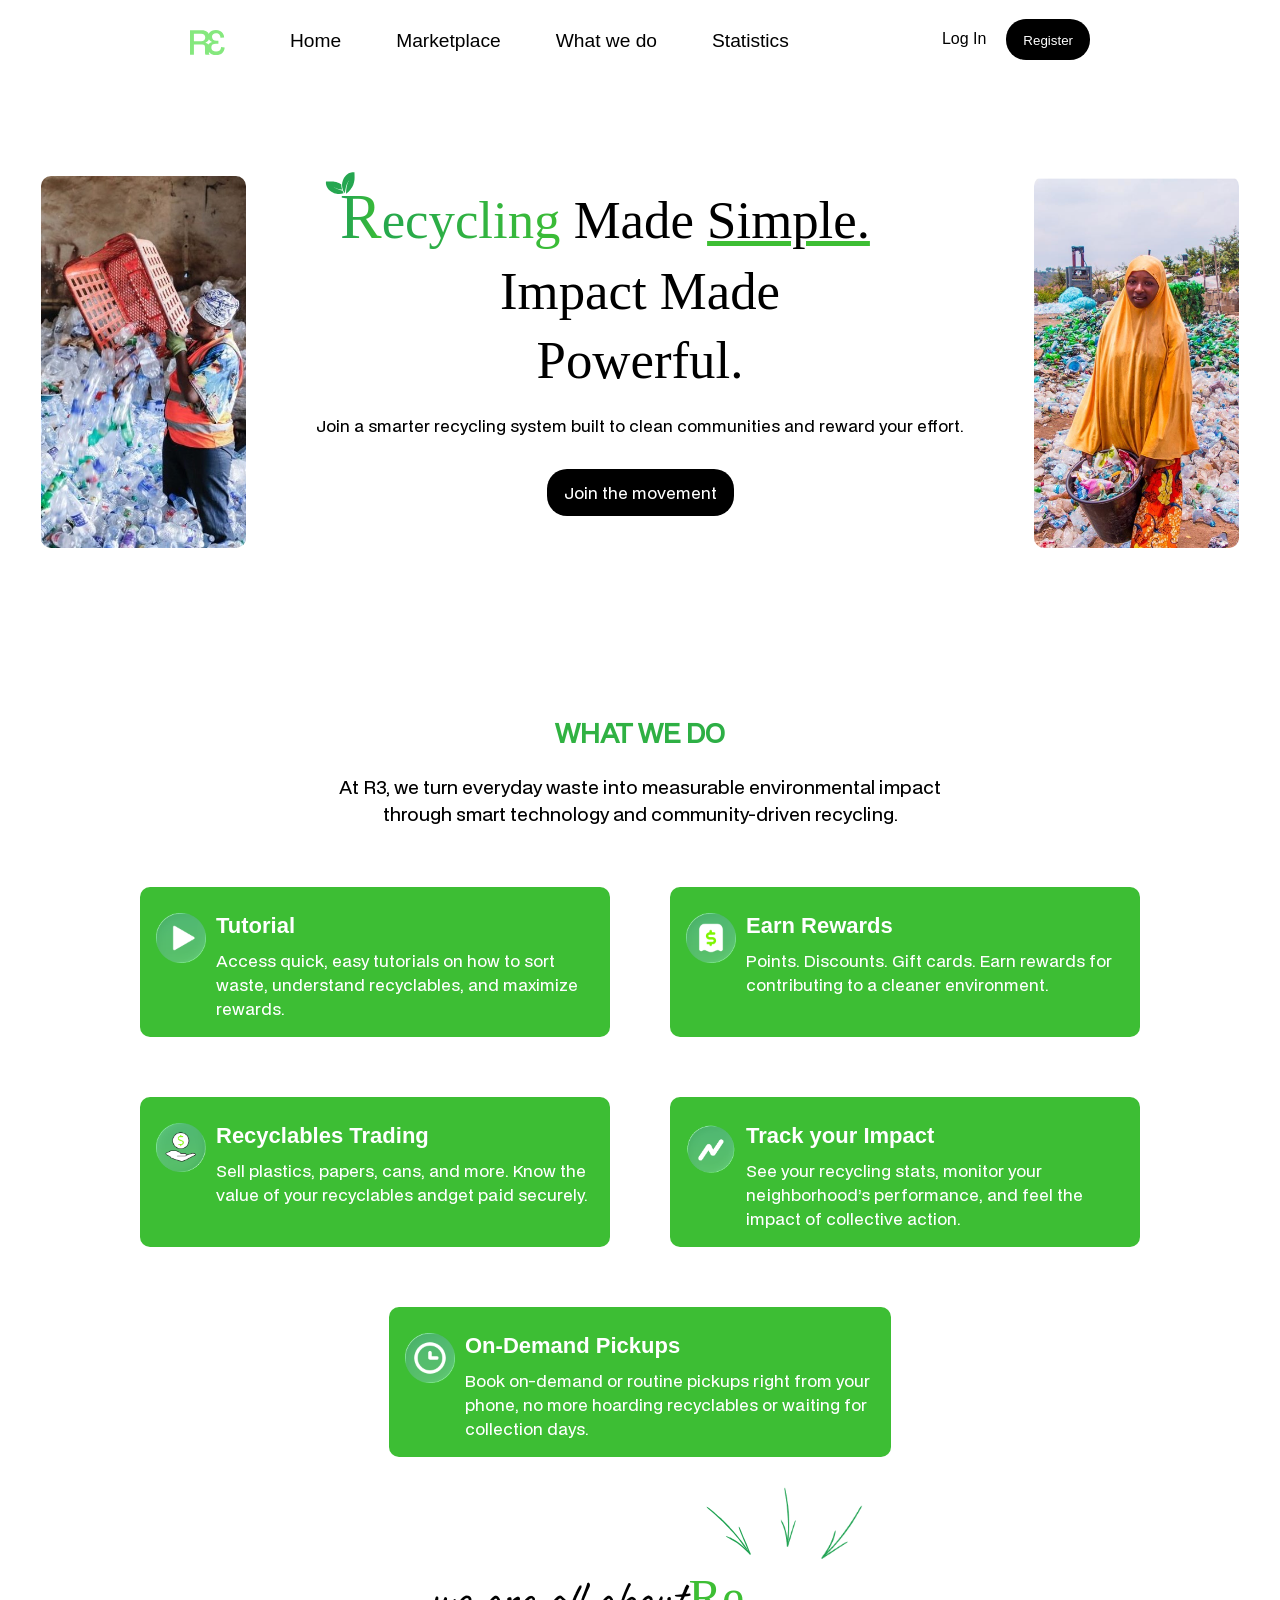
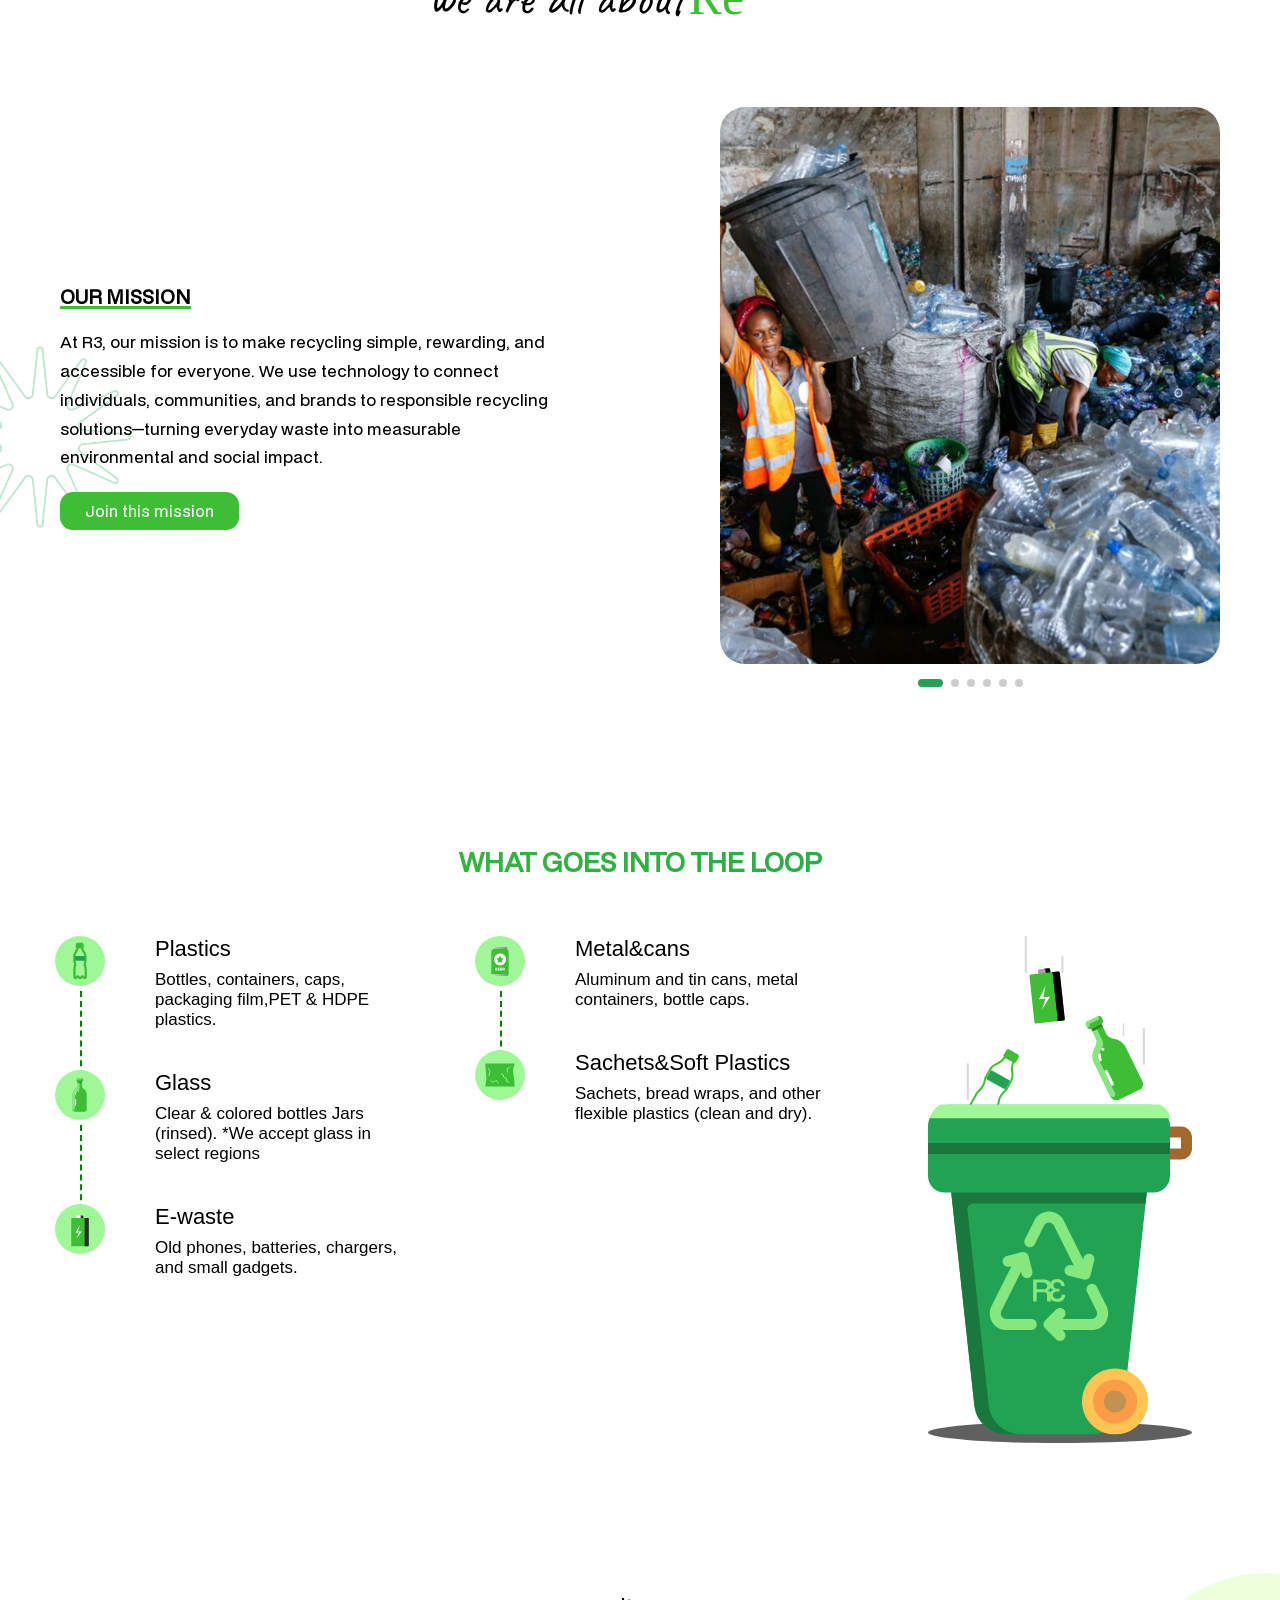
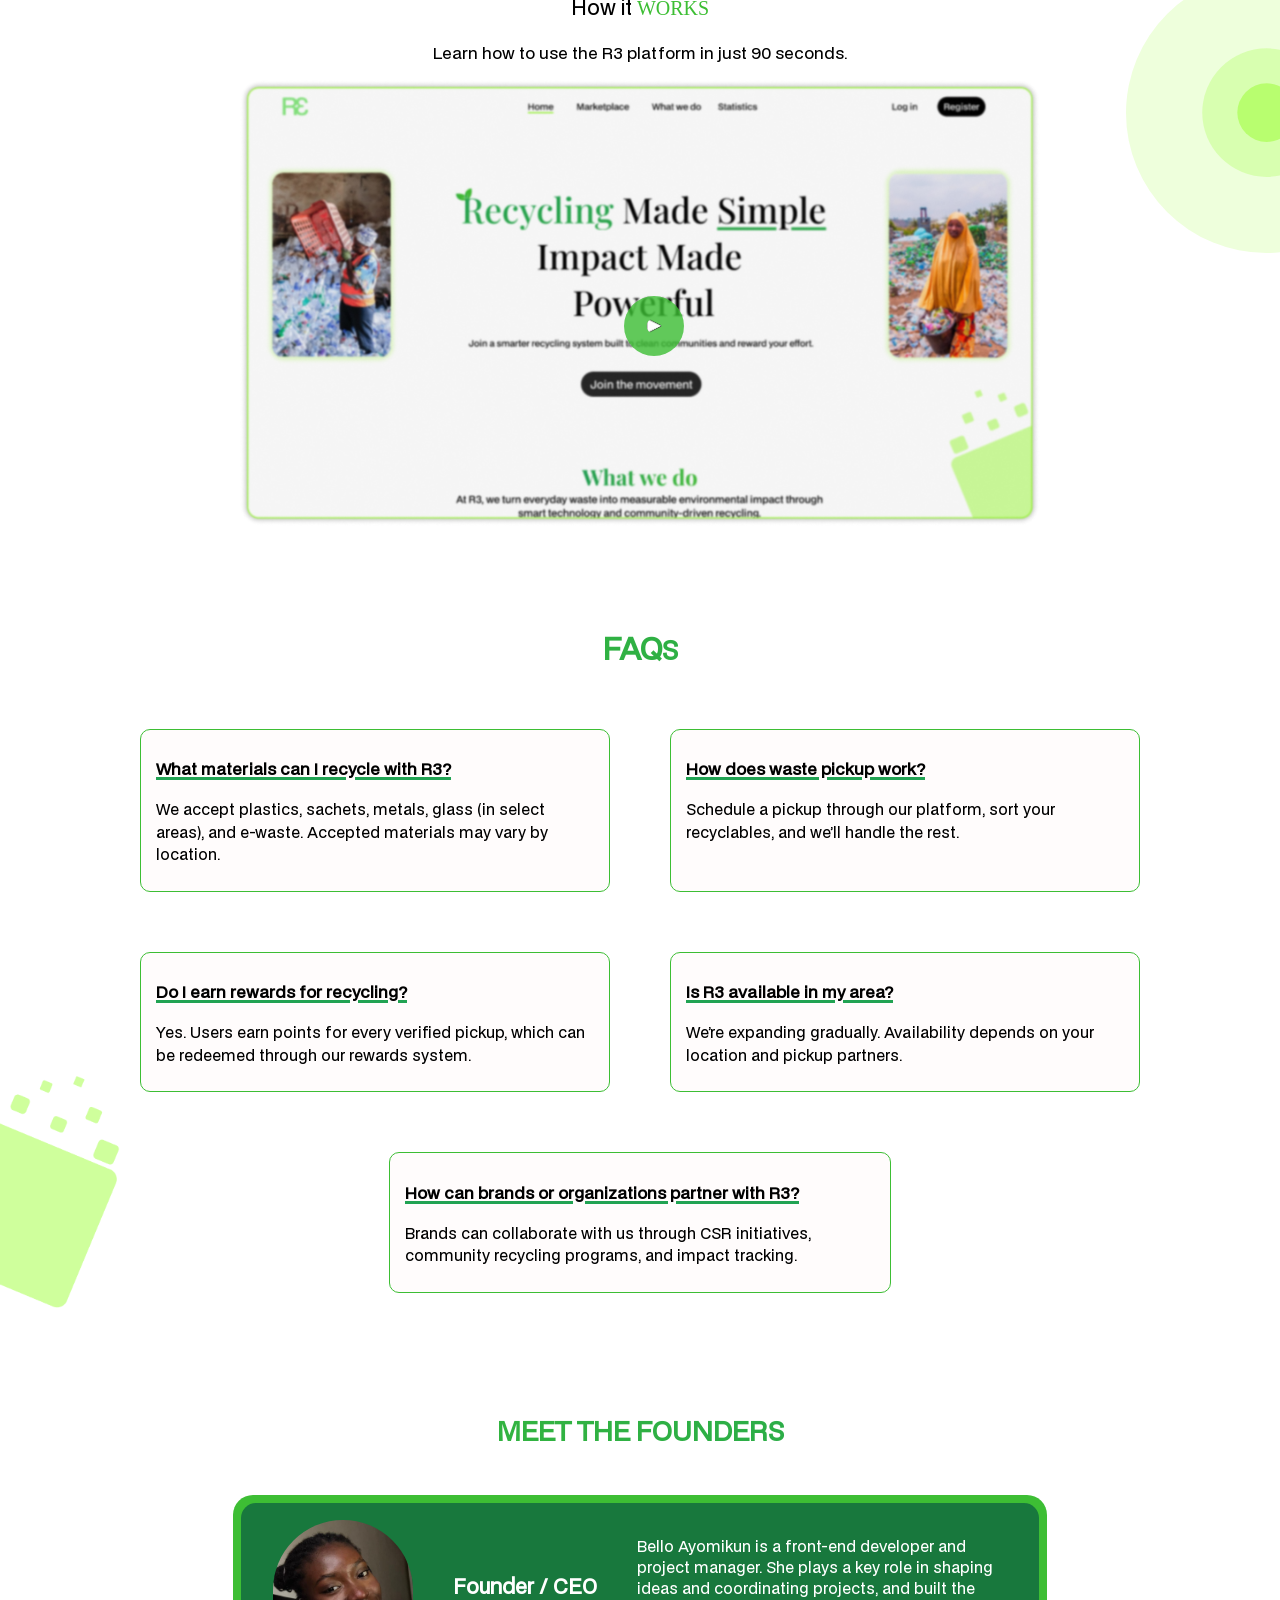
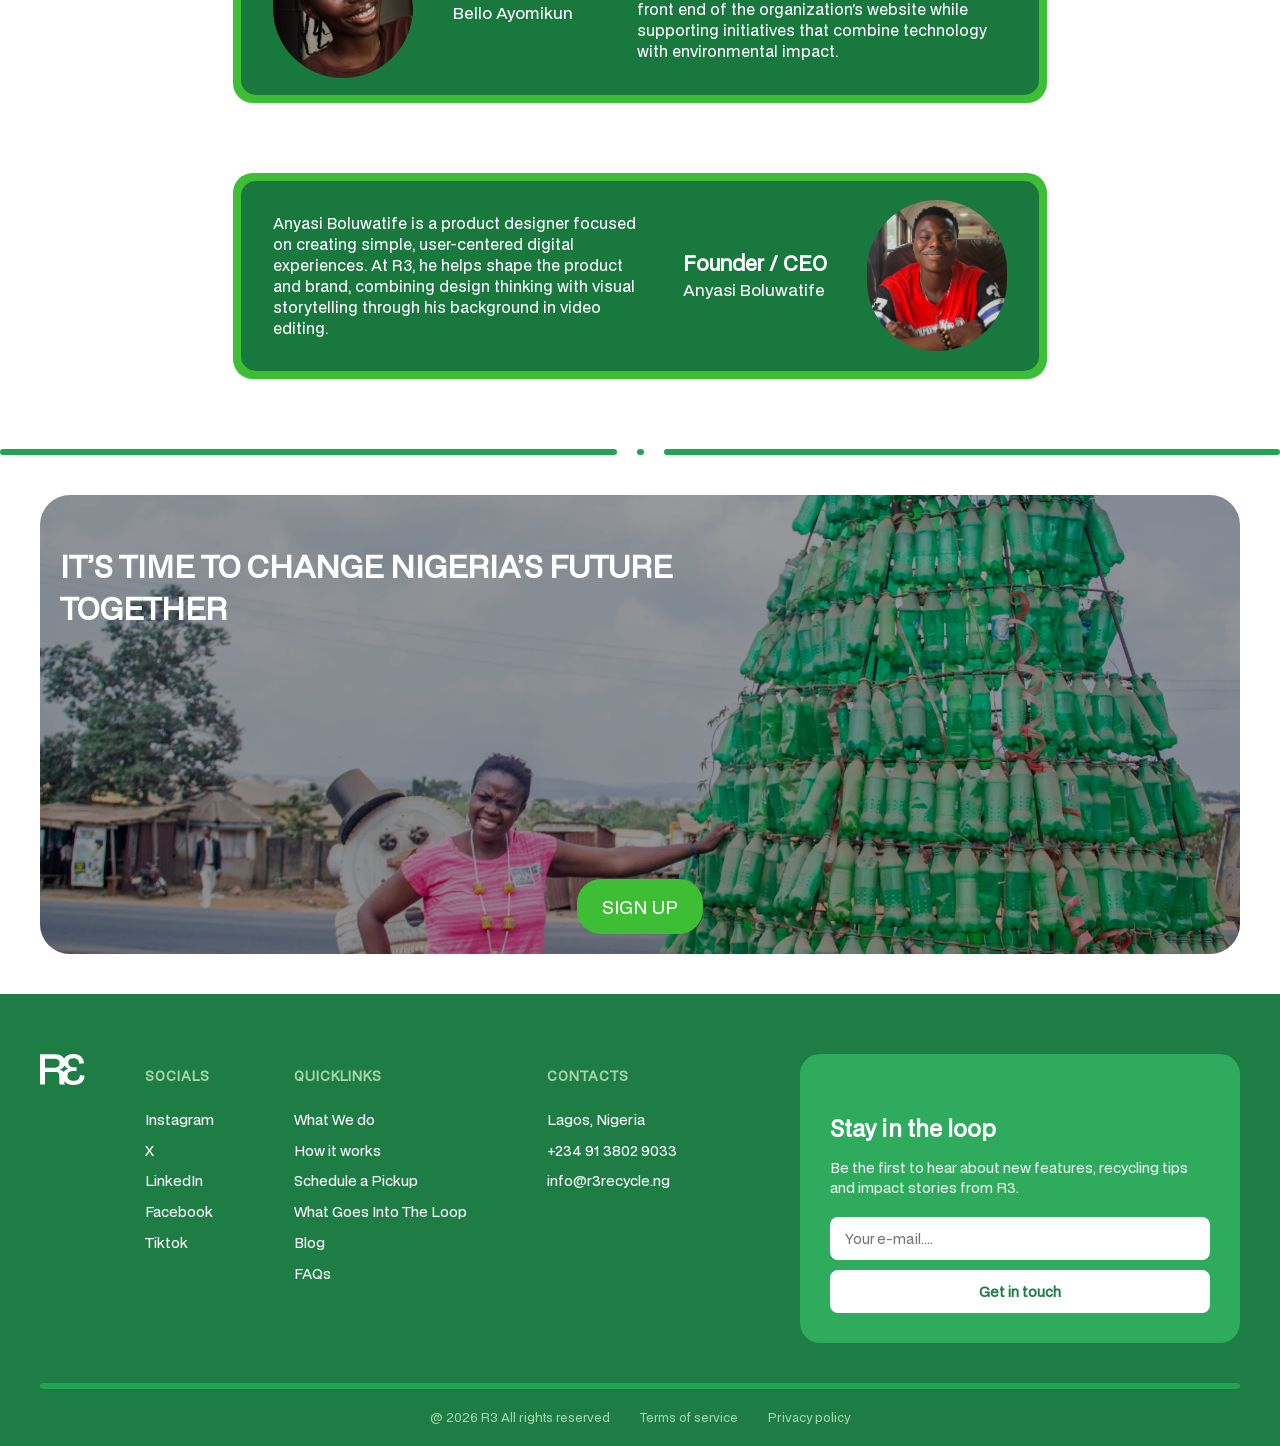
<file: index.html>
<!DOCTYPE html>
<html lang="en">
<head>
    <meta charset="UTF-8">
    <meta name="viewport" content="width=device-width, initial-scale=1.0">
    <title>Reuse . Reduce . Recycle</title>
    <link rel="stylesheet" href="R3.css">
    <link rel="icon" href="/images/logo.svg" type="logo/svg">
</head>

<body>
<header>
   <nav  class="navigation">
      <div class="navcontainer">
         <div class="nav-wrapper">
          <img id="menu" src="images/menu.png" alt="">
            <div class="logo">
            <img id="r3" src="images/logo.svg" alt="">
            </div>
         
           <div class="navlink">
               <a href="#">Home</a>
               <a href="#">Marketplace</a>
               <a href="#">What we do</a>
               <a href="#">Statistics</a>
           </div>
  </div>
            <div class="profile">
               <a  href="#login" id="login">Log In</a>
               <button type="button"><a href="sign.html" style="color: white; text-decoration: none;">Register</a></button>
            </div>
       
      </div>
   </nav>    
</header>

<main class="landingpage">
   <section class=" hero">
      
      <div class="hero-content" style="display: flexbox; justify-content: center;">
         
         <div id="heroimage"></div>
         <div class="hero-text-content">
         <div>
            <h1 style="font-size: 3.3rem;">
               <span style="font-size: 3.3rem; background-image: linear-gradient(to right, #21A353, #3DBE34); -webkit-background-clip: text;background-clip: text; color: transparent; background-color: #3DBE34; font-family: Playfair Display; font-weight: 500;">
               <span class="wrapper" style="background-image: linear-gradient(to right, #21A353, #3DBE34); -webkit-background-clip: text;background-clip: text; color: transparent; background-color: #3DBE34; font-size: 3.9rem; font-family: Playfair Display;  ">R<img src="images/LEAF.svg"></span>ecycling
               </span>
               Made 
               <span style=" font-family: Playfair Display; text-decoration: underline #3DBE34;">Simple.</span>
            </h1> 
            <h1 style="text-align: center; font-size: 3.3rem;"> Impact Made  </h1>
            <h1 style="text-align: center; font-size: 3.3rem;">Powerful.</h1>
 
         </div>
         <h3 style="text-align: center; font-size: 16px;font-weight: 400; margin: 2 auto;">
            Join a smarter recycling system built to clean communities and reward your effort.</h3>
 
         <button type="button"><a href="sign.html" style="color: white; text-decoration: none;">Join the movement </a></button>
           </div>

      <div id="heroimage2"></div>
      </div>
   </section>


   <section class="reveal whatwedo">
      <h2 id="title">WHAT WE DO</h2>
       <p>At R3, we turn everyday waste into measurable environmental impact through smart technology and community-driven recycling.</p>

      <div class="box-container">
         <div class="box">
            <img src="images/Frame 10.png" alt="">
         <div class="content">
               <h3 class="title">Tutorial</h3>
               <p class="subtitle">Access quick, easy tutorials on how to sort waste, understand recyclables, and maximize rewards.</p>
         </div>
         </div>

         <div class="box">
            <img src="images/earn reward.png" alt="">
            <div class="content">
               <h3 class="title">Earn Rewards</h3>
               <p class="subtitle">Points. Discounts. Gift cards. Earn rewards for contributing to a cleaner environment.</p>
            </div>
         </div>

         <div class="box">
            <img src="images/cash-payment-coin-5.png" alt="">
            <div class="content">
               <h3 class="title">Recyclables Trading</h3>
               <p class="subtitle">Sell plastics, papers, cans, and more. Know the value of your recyclables andget paid securely.</p>
            </div>
         </div>

         <div class="box">
            <img src="images/Frame 11.png" alt="">          
         <div class="content">
         <h3 class="title">Track your Impact</h3>
         <p class="subtitle">See your recycling stats, monitor your neighborhood’s performance, and feel the impact of collective action.</p>
         </div>
         </div>
         
         <div class="box" id="special">
            <img src="images/Time_light.png" alt="">
            <div class="content">
               <h3 class="title">On-Demand Pickups</h3>
               <p class="subtitle">Book on-demand or routine pickups right from your phone, no more hoarding recyclables or waiting for collection days.</p>
            </div>
         </div>
      </div>
   </section>

   <section class=" reveal about">
      <div>
      <p><span class="wrapper2" >we are all about</span>
         <span class="wrapper1"  >
              Re<span id="changing" class="fade" style=" font-family: Playfair Display; font-style: italic;">using </span> 
         <img class="arrow arrow1" src="images/arrow.svg" alt=""> 
         <img class="arrow arrow2" src="images/arrow, hand drawn, scribble, doodle, 13.png" alt="">
         <img class="arrow arrow3" src="images/arrow, hand drawn, scribble, doodle, 14.png" alt="">
          </span>
      </p>
      </div>
      
   </section>


   <section class="reveal mission">
      <div class="star-wrapper">
      <img id="star" src="images/Star 4 (1).png" alt="">
      </div>
      <div class="miss">
         <div class="mission-text">
            <h3>OUR MISSION</h3>
            <p>At R3, our mission is to make recycling simple, rewarding, and accessible for everyone. We use technology to connect individuals, communities, and brands to responsible recycling solutions—turning everyday waste into measurable environmental and social impact.</p>
            <button type="button"><a href="sign.html" style="color: white; text-decoration: none;">Join this mission</a></button>
         </div>
         <div class="div">
               <div class="carousel">
                  <div class="carousel-card">

                     <div class="mission-img">
                        <img src="images/Property 1=Default.png" alt="">
                     </div>

                     <div class="mission-img">
                        <img src="images/Property 1=Variant2.png" alt="">
                     </div>

                     <div class="mission-img">
                        <img src="images/Property 1=Variant3.png" alt="">
                     </div>
                     
                     <div class="mission-img" >
                        <img src="images/Property 1=Variant4.png" alt="">
                     </div>

                     <div class="mission-img" >
                        <img src="images/Property 1=Variant5.png" alt="">
                     </div>

                     <div class="mission-img" >
                        <img src="images/Property 1=Variant6.png" alt="">
                     </div>

                  </div>
               </div>

               <div class="carousel-dots">
                  <span class="dots"></span>
                  <span class="dots"></span>
                  <span class="dots"></span>
                  <span class="dots"></span>
                  <span class="dots"></span>
                  <span class="dots"></span>

               </div>
         </div>
      </div>
   </section>

   <section class="reveal loop">
      <h3 id="title">WHAT GOES INTO THE LOOP</h3>
      <div class="loopcycle">
          <div class="column">
   <div class="item">
   <img src="images/Plastic icon.svg" alt="">
         <div class="text">
         <h3>Plastics</h3>
         <p>Bottles, containers, caps, packaging film,PET & HDPE plastics.</p>
         </div>
   </div>

   <div class="item">
   <img src="images/Glass icon.svg" alt="">
   <div class="text">
   <h3>Glass</h3>
   <p>Clear & colored bottles Jars (rinsed). *We accept glass in select regions </p>
   </div>
   </div>
   
   <div class="item item2">
   <img src="images/Ewaste icon.svg" alt="">
   <div class="text">
   <h3>E-waste</h3>
   <p>Old phones, batteries, chargers, and small gadgets.</p>
   </div>
   </div>
   </div>

   <div class="column">
      <div class="item">
   <img src="images/Metal icon.svg" alt="">
   <div class="text">
   <h3>Metal&cans</h3>
   <p>Aluminum and tin cans, metal containers, bottle caps.</p>
   </div>
   </div>

   <div class="item">
   <img src="images/satchet icon.svg" alt="">
   <div class="text">
   <h3>Sachets&Soft Plastics</h3>
   <p>Sachets, bread wraps, and other flexible plastics (clean and dry).</p>
   </div>
   </div>
   </div>

   <img src="images/Waste bin illustration.svg" alt="">
   </div>
   </section>


<section class=" reveal how-it-works">
   <img id="circle2" src="images/Circle.svg" alt="">
   <h3>How it <span style="font-family:Playfair Display; color: #3DBE34;">WORKS</span> </h3>
   <p>Learn how to use the R3 platform in just 90 seconds.</p>
   <div class="div">
   <img src="images/How it works screen.png" alt="">
   <a href="https://www.google.com/" target="_blank">
   <div  id="playbtn">
  <img id="play" src="images/Vector 10.png" alt="">
   </div>
   </a>
    </div>

</section>

<section class="reveal faqs">
<h3 id="title"><span style="font-size: 30px;">FAQ</span>S</h3>


<div class="faqscontainer">
  <div class="faqsbox">
   <h4>What materials can I recycle with R3?</h4>
   <p>We accept plastics, sachets, metals, glass (in select areas), and e-waste. Accepted materials may vary by location.</p>
  </div>
 
  <div class="faqsbox">
   <h4>How does waste pickup work?</h4>
   <p>Schedule a pickup through our platform, sort your recyclables, and we’ll handle the rest.</p>
  </div>

  <div class="faqsbox">
   <h4>Do I earn rewards for recycling?</h4>
   <p>Yes. Users earn points for every verified pickup, which can be redeemed through our rewards system.</p>
  </div>

  <div class="faqsbox">
   <h4>Is R3 available in my area?</h4>
   <p>We’re expanding gradually. Availability depends on your location and pickup partners.</p>
  </div>

  <div class="faqsbox" id="special">
   <h4>How can brands or organizations partner with R3?</h4>
   <p>Brands can collaborate with us through CSR initiatives, community recycling programs, and impact tracking.</p>
  </div>
</div>

<div>
   <img id="faqspic" src="images/faqs picture.png" alt="">
</div>
  
</section>


<section class="reveal founder">
 <h3 id="title">MEET THE FOUNDERS</h3> 
 <div class="card-container">
  <div class="card">
      <img src="images/ayomikun.jpg" alt="">
      <div class="text">
      <h3>Founder / CEO</h3>
      <h4 >Bello Ayomikun</h4>
   </div>
            
   <div class="description">
      <p>
         Bello Ayomikun is a front-end developer and project manager. She plays a key role in shaping ideas and coordinating projects, and built the front end of the organization’s website while supporting initiatives that combine technology with environmental impact. 
      </p>
    </div>
   </div>

<div class="card reverse">
      <img src="images/bolu.jpeg" alt="">
   <div class="text">
      <h3>Founder / CEO</h3>
      <h4>Anyasi Boluwatife</h4>
   </div>
    <div class="description">
      <p>
Anyasi Boluwatife is a product designer focused on creating simple, user-centered digital experiences. At R3, he helps shape the product and brand, combining design thinking with visual storytelling through his background in video editing.      
     </p>
    </div>

   </div>
</div>
</section>

<div class="lines">
      <div class="line"></div>
      <div class="dot"></div>
      <div class="line"></div>
</div>

<section class="reveal signup">
  <div class="bg-image"> 
    <h3>IT’S TIME TO CHANGE NIGERIA’S FUTURE TOGETHER</h3>
     <button><a href="sign.html" style="color: white; text-decoration: none;">SIGN UP </a></button>
  </div>

</section>

</main>

<footer class= " main-footer">
  <div class="footer-container">
    
    <div class="footer-content-left">
      <div class="footer-brand">
        <img src="images/logo.svg" alt="R3 Logo" class="footer-logo">
      </div>

      <div class="footer-links-grid">
        <div class="link-column">
          <h3>Socials</h3>
          <ul>
            <li><a href="#">Instagram</a></li>
            <li><a href="#">X</a></li>
            <li><a href="#">LinkedIn</a></li>
            <li><a href="#">Facebook</a></li>
            <li><a href="#">Tiktok</a></li>
          </ul>
        </div>

        <div class="link-column">
          <h3>Quicklinks</h3>
          <ul>
            <li><a href="#">What We do</a></li>
            <li><a href="#">How it works</a></li>
            <li><a href="#">Schedule a Pickup</a></li>
            <li><a href="#">What Goes Into The Loop</a></li>
            <li><a href="#">Blog</a></li>
            <li><a href="#">FAQs</a></li>
          </ul>
        </div>

        <div class="link-column">
          <h3>Contacts</h3>
          <ul>
            <li>Lagos, Nigeria</li>
            <li>+234 91 3802 9033</li>
            <li>info@r3recycle.ng</li>
          </ul>
        </div>
      </div>
    </div>

    <div class="newsletter-box">
      <h4>Stay in the loop</h4>
      <p>Be the first to hear about new features, recycling tips and impact stories from R3.</p>
      <form class="newsletter-form">
        <input type="email" placeholder="Your e-mail....">
        <button type="submit">Get in touch</button>
      </form>
    </div>

  </div>

  <div class="footer-bottom-section">
   
      <div class="line"></div>

    <div class="footer-legal">
      <p>@ 2026 R3 All rights reserved</p>
      <a href="#">Terms of service</a>
      <a href="#">Privacy policy</a>
    </div>
  </div>
</footer>
<script src="R3.js"></script>
</body>
</file>
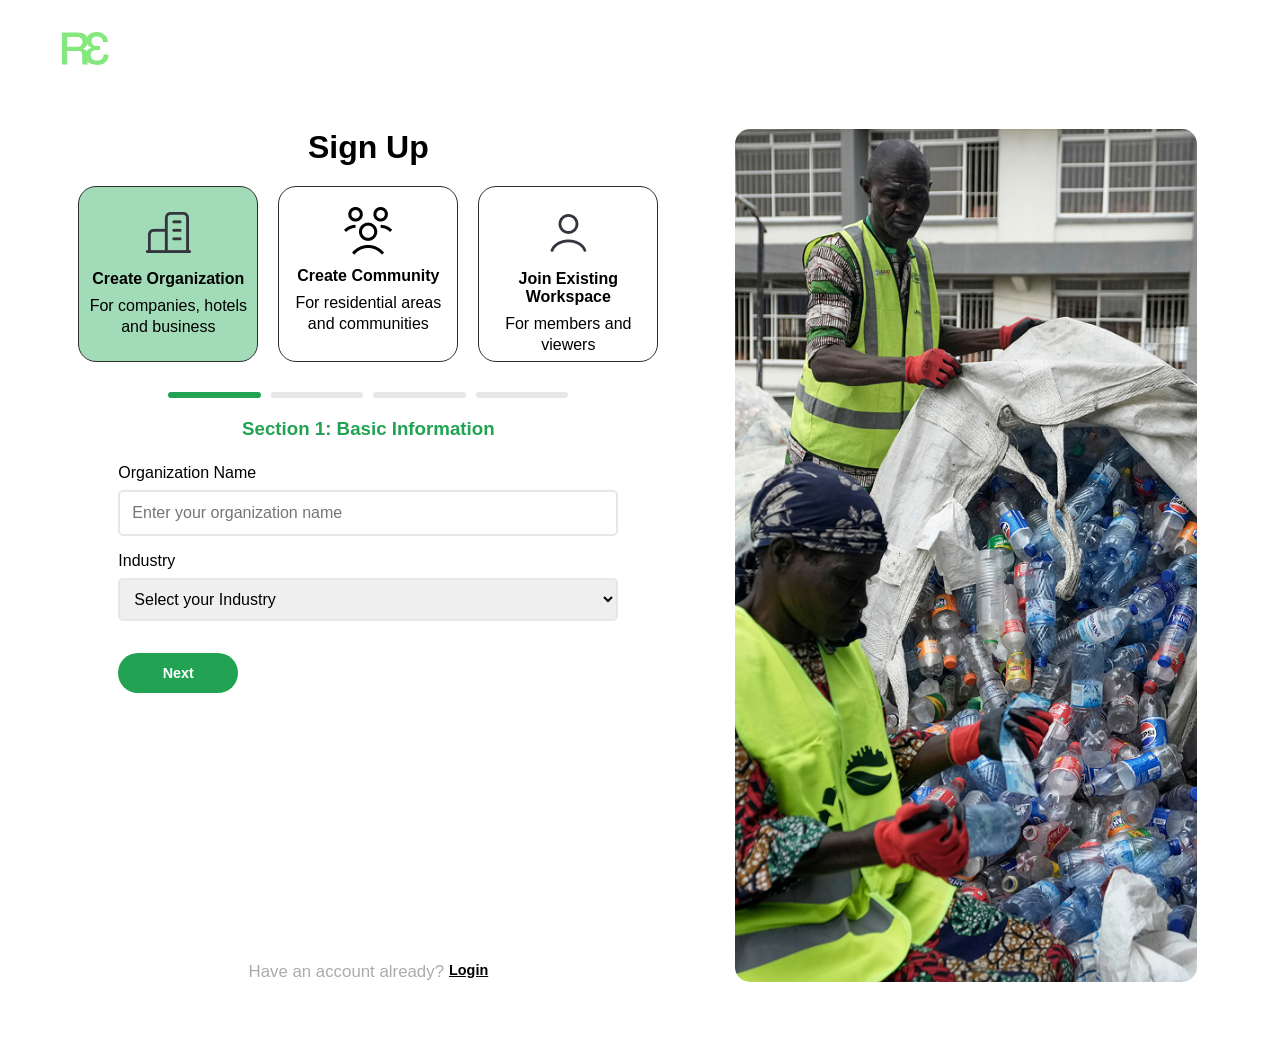
<file: sign.html>
<!DOCTYPE html>
<html lang="en">
<head>
    <meta charset="UTF-8">
    <meta name="viewport" content="width=device-width, initial-scale=1.0">
    <title>Sign Up</title>
    <link rel="stylesheet" href="sign.css">
    <link rel="icon" href="/images/logo.svg" type="logo/svg">
</head>
<body>
    <img id="menu"  src="images/menu.png" alt="">
    <div class="logo">
        <img id="r3" src="images/logo.svg" alt="Logo">
    </div>

    <div class="container">
        <div class="sign-in">
            <h1>Sign Up</h1>

            <div class="box-card">
                <div class="cards card1 active-card" data-type="organization">
                    <img src="building-06-svgrepo-com 1.png" alt="">
                    <div class="text">
                    <h4>Create Organization</h4>
                    <p>For companies, hotels and business</p>
                    </div>
                </div>
                <div class="cards card2" data-type="community">
                    <img src="Group.png" alt="">
                    <div class="text">
                    <h4>Create Community</h4>
                    <p>For residential areas and communities</p>
                    </div>
                </div>
                <div class="cards card3" data-type="workspace"> 
                    <img src="User.png" alt="">
                    <div class="text">
                    <h4>Join Existing Workspace</h4>
                    <p>For members and viewers</p>
                    </div>
                </div>
            </div>

            <div class="bars">
                <div class="bar bar1 active"></div>
                <div class="bar bar2"></div>
                <div class="bar bar3"></div>
                <div class="bar bar4 organization"></div>
            </div>


        <div class="forms">

            <form action="" id="signup-form">

                <div class="card-form organization active-form">
                    
                    <!-- STEP 1 -->
                    <div class="form form1 ">  
                        <h3 id="section-header">Section 1: Basic Information</h3>
                        <div class="field">
                            <label for="company-name">Organization Name</label>
                            <input type="text" id="company-name" placeholder="Enter your organization name" required>
                        </div>

                        <div class="field">
                            <label for="industry">Industry</label>
                            <select name="industry" id="industry" >
                                <option value="">Select your Industry</option>
                                <option value="Manufacturing">Manufacturing</option>
                                <option value="food-beverage">Food & Beverage</option>
                                <option value="retail-ecommerce">Retail & E-commerce</option>
                                <option value="oilandagse ">Oil & Gas</option>
                                <option value="bank-fin">Banking & Finance</option>
                                <option value="tech">Technology & ICT</option>
                                <option value="health">Healthcare</option>
                                <option value="education">Education</option>
                                <option value="agric">Agriculture</option>
                                <option value="Power">Power & Utilites</option>
                                <option value="hospital">Hospitality & Tourism</option>
                                <option value="media">Media & Entertainment</option>
                                <option value="government">Government & Public Sectors</option>
                                <option value="other">Other</option>
                            </select>

                            <input type="text" id="otherindustry" placeholder="Enter your Industry" style="display: none; margin-top: 1rem;">

                    
                        </div>    
                        <button class="next-btn next" type="button">Next</button>
                    </div>

                    <!-- STEP 2 -->
                    <div class="form form2">
                        <h3 id="section-header">Section 2: Contact Person</h3>
                        <div class="field">
                            <label for="fullname">Full Name</label>
                            <input type="text" id="fullname" placeholder="Enter your full name">
                        </div>

                        <div class="field">
                            <label for="role">Role</label>
                            <input type="text" id="role" placeholder="Enter your Position">
                        </div>

                        <div class="field">
                            <label for="email">Email</label>
                            <input type="email" id="email" placeholder="Enter your email">
                        </div>

                        <div class="field">
                            <label for="phone">Phone Number</label>
                            <input type="tel" id="phone" placeholder="Enter your phone number">
                        </div>

                        <div class="field">
                            <label for="password">Password</label>
                            <input type="password" id="password" placeholder="Enter your password">
                        </div>

                        <div class="btn">
                            <button class="back-btn back" type="button">Back</button>
                            <button class="next-btn next" type="button">Next</button>
                        </div>
                    </div>


                    <!-- STEP 3 -->
                    <div class="form form3">
                        <h3 id="section-header">Section 3: Location Details</h3>
                        <div class="field">
                            <label for="state"> State</label>
                            <select id="organizationstate" >
                                <option value="">Select your State </option>
                            
                            </select>
                        </div>

                        <div class="field" >
                            <label for="city">City</label>
                            <select  id="organizationcity" disabled>
                                <option value="">Select your City</option>
                            </select>
                        </div>

                        <div class="field">
                            <label for="address">Full Address</label>
                            <input type="text" id="address" placeholder="Enter your address">
                        </div>

                        <div class="field">
                            <label for="no-of-emp">Number of Employees</label>
                            <input type="number" id="phone" placeholder="Enter number of employees" min="1">
                        </div>

                        <div class="btn">
                            <button class="back-btn back" type="button">Back</button>
                            <button class="next-btn next" type="button">Next</button>
                        </div>
                    </div>

                    <!-- STEP 4 -->
                    <div class="form form4">
                        <h3 id="section-header">Section 4: Recycling Needs</h3>
                        <div class="materials">
                            <h4>Materials Commonly Generated</h4>
                            <div class="materials-grid">
                                <div class="checked">
                                    <input type="checkbox" id="plastics">
                                    <h3>Plastics</h3>
                                </div>
                                <div class="checked">
                                    <input type="checkbox" id="glass">
                                    <h3>Glass</h3>
                                </div>
                                <div class="checked">
                                    <input type="checkbox" id="metal">
                                    <h3>Metal & Cans</h3>
                                </div>
                                <div class="checked">
                                    <input type="checkbox" id="sachets">
                                    <h3>Sachets & Soft plastics</h3>
                                </div>
                                <div class="checked">
                                    <input type="checkbox" id="ewaste">
                                    <h3>E-waste</h3>
                                </div>
                            </div>
                        </div> 

                        <div class="interest">
                            <h4>Interested In</h4>
                            <div class="interest-grid">
                                <div class="checked">
                                    <input type="checkbox" id="pickup">
                                    <h3>Scheduled Pickup</h3>
                                </div>
                                <div class="checked">
                                    <input type="checkbox" id="reward">
                                    <h3>Impact tracking dashboard</h3>
                                </div>
                                <div class="checked">
                                    <input type="checkbox" id="awareness">
                                    <h3>Recycling rewards</h3>
                                </div>
                                <div class="checked">
                                    <input type="checkbox" id="csr">
                                    <h3>CSR partnership</h3>
                                </div>
                            </div>
                        </div>

                        <div class="btn">
                            <button class="back-btn back" type="button">Back</button>
                            <button id="register" type="submit">Register</button>
                        </div>  
                    </div>

                </div>
                    

                 <!-- COMMUNITY --> 
                <div class="card-form community" style="display: none;">
                       
                    <div class="form form1 active">  
                         <h3 id="section-header">Section 1: Community Details</h3>
                        <div class="field">
                            <label for="community-name">Community Name</label>
                            <input type="text" id="company-name" placeholder="Enter your community name">
                        </div>

                        <div class="field">
                            <label for="community-type">Community Type</label>
                            <select id="community-type">
                                <option value="">Select your Community</option>
                                <option value="">Street / Neighborhood </option>
                                <option value="">Estate</option>
                                <option value="">Market</option>
                            </select>

                            <input type="text" placeholder="Enter your Community Type" id="othercommunity" style="display: none; margin-top: 1rem;">
                        </div>

                        <div class="field">
                            <label for="households">Estimated Number of Household</label>
                            <input type="number" id="households" min="1">
                        </div>

                        <div class="field">
                            <label for="state">State</label>
                            <select id="communitystate" >
                                <option value="">Choose your State</option> 
                            </select>
                        </div>

                        <div class="field">
                            <label for="city">City</label>
                            <select id="communitycity" disabled>
                                <option value="">Select your City</option>
                            </select>
                        </div>

                        <div class="field">
                            <label for="address">Address/Landmark</label>
                            <input type="text" id="address" placeholder="Enter your address">
                        </div>
                            
                        <button class="next-btn next" type="button">Next</button>
                    </div>

                    <!-- STEP 2 -->
                    <div class="form form2">
                        <h3 id="section-header">Section 2: Community Representative </h3>
                        <div class="field">
                            <label for="fullname">Full Name</label>
                            <input type="text" id="fullname" placeholder="Enter your full name">
                        </div>

                        <div class="field">
                            <label for="role">Position</label>
                            <input type="text" id="role" placeholder="Enter your role in the community">
                        </div>

                        <div class="field">
                            <label for="email">Email Address</label>
                            <input type="email" id="email" placeholder="Enter your email">
                        </div>

                        <div class="field">
                            <label for="phone">Phone Number</label>
                            <input type="tel" id="phone" placeholder="Enter your phone number">
                        </div>

                        <div class="field">
                            <label for="password">Password</label>
                            <input type="password" id="password" placeholder="Enter your password">
                        </div>

                        <div class="btn">
                            <button class="back-btn back" type="button">Back</button>
                            <button class="next-btn next" type="button">Next</button>
                        </div>
                    </div>
  
                    

                    <!-- STEP 3 -->
                    <div class="form form3">
                        <h3 id="section-header">Section 3: Interest</h3>                        
                        <div class="materials">
                            <h4>Materials Commonly Generated</h4>
                            <div class="materials-grid">
                                <div class="checked">
                                    <input type="checkbox" id="plastics">
                                    <h3>Plastics</h3>
                                </div>
                                <div class="checked">
                                    <input type="checkbox" id="glass">
                                    <h3>Glass</h3>
                                </div>
                                <div class="checked">
                                    <input type="checkbox" id="metal">
                                    <h3>Metal & Cans</h3>
                                </div>
                                <div class="checked">
                                    <input type="checkbox" id="sachets">
                                    <h3>Sachets & Soft plastics</h3>
                                </div>
                                <div class="checked">
                                    <input type="checkbox" id="ewaste">
                                    <h3>E-waste</h3>
                                </div>
                            </div>
                        </div> 

                        <div class="interest">
                            <h4>Interested In</h4>
                            <div class="interest-grid">
                                <div class="checked">
                                    <input type="checkbox" id="pickup">
                                    <h3>Community pickup program</h3>
                                </div>
                                <div class="checked">
                                    <input type="checkbox" id="reward">
                                    <h3>Reward program</h3>
                                </div>
                                <div class="checked">
                                    <input type="checkbox" id="awareness">
                                    <h3>Awareness Campaign</h3>
                                </div>
                                <div class="checked">
                                    <input type="checkbox" id="csr">
                                    <h3>CSR sponsorship support</h3>
                                </div>
                            </div>
                        </div>

                        <div class="btn">
                            <button class="back-btn back" type="button">Back</button>
                            <button id="register" type="submit">Register</button>
                        </div>  
                    </div>

                </div>
            
            <div class="card-form workspace" style="display: none;">

                <!-- STEP 2 -->
                <div class="form">
                    <div class="field">
                        <label for="fullname">Full Name</label>
                        <input type="text" id="fullname" placeholder="Enter your full name">
                    </div>

                    <div class="field">
                        <label for="email">Email Address</label>
                        <input type="email" id="email" placeholder="Enter your email">
                    </div>

                    
                    <div class="field">
                        <label for="password">Password</label>
                        <input type="password" id="password" placeholder="Enter your prefered password">
                    </div>

                    <div class="field">
                        <label for="accesscode">Workspace Access Code</label>
                        <input type="text" id="phone" placeholder="Enter the organization or community access code">
                    </div>


                        <button id="register" type="submit">Register</button>
                </div>  
            </div>

            </div>
       
                
                </form>

                 <div class="login-ref">
                <h3>Have an account already?</h3>
                <a href="#"><h4>Login</h4></a>
            </div> 
        
            </div>

           

        <img id="sign-image" src="Rectangle 129.png" alt="Decoration Image">
    </div>



    <script src="sign.js">
  
    </script>
</body>
</html>
</file>
<file: R3.css>
@import url('https://fonts.googleapis.com/css2?family=Roboto:ital,wght@0,100..900;1,100..900&display=swap');
@import url('https://fonts.googleapis.com/css2?family=Amatic+SC:wght@400;700&family=Inter:ital,opsz,wght@0,14..32,100..900;1,14..32,100..900&family=Roboto:ital,wght@0,100..900;1,100..900&display=swap');
@import url('https://fonts.googleapis.com/css2?family=Caveat:wght@400..700&display=swap');

@font-face{
    font-family: "BDO Grotesk";
    src: url(font/BDOGrotesk-Regular-BF648a656fd543a.ttf);
    font-weight: 400;
    font-style: normal;
}

*{
    font-family: "BDO Grotesk", sans-serif;
    
}

body{
    padding-top: 80px;
    margin: 0;
}

.reveal {
    opacity: 0;
    transform: translateY(50px);
    transition: 0.8s ease;
}

.reveal.show {
    opacity: 1;
    transform: translateY(0);
}

@keyframes showimage {
 0%{
    opacity: 0;
 }   

 100%{
    opacity: 1;
 }
}





header{
    width: 100%;
    background-color: white;
}

.navigation{
    z-index: 99;
    position: fixed;
    top: 0;
    left: 0;
   width: 100%;
    padding: 10px 0px;
    background: white !important;
}

.logo img{
    width: 35px;
}

 #menu{
    width: 35px;
    cursor: pointer;
    display: none;
    transition: 0.3s;
}

#menu:hover{
 transform: scale(1.2);
}
.navlink {
     justify-self: center;
     display: flex;  
     flex-wrap: wrap;
     gap: 25px;

}

.nav-wrapper{
    display: flex;
    justify-self: center;
    gap: 50px;
}

.navlink a{
 text-decoration: none;   
 color: black;
 font-size: 1.2rem;
 margin: 0 15px;
 position: relative;
 font-family:"BDO", sans-serif;
}

.navlink a::after{
  content: "";
  position: absolute;
  left: 0;
  bottom: -3px;
  width: 0;
  height: 2px;
  background-color: #3DBE34;
  transition: width 0.3s ease;
}

.navlink a:hover::after {
  width: 100%;
}

.navcontainer{
    max-width: 900px;
    margin: auto;
    padding: 20px 10px;
    display: flex;
    justify-content: space-between;

}
.profile{
    display: flex;
    gap: 20px;
    

}

.profile a{
    text-decoration: none;
   color: black;
   font-family:"BDO", sans-serif;
}

.profile a:hover{
    color: #2EAB5C;
}
.profile button{
    color: white;
    outline: none;
    border: none;
    border-radius: 20px;
    background-color: black;
    padding: 10px 17px;
    margin-top: -0.7rem;
    cursor: pointer;
    transition: 0.2s;
}

.profile button:hover{
     transform: scale(1.1);
}

.hero{
  margin: 6rem 0 4rem;
  width: 100%;
}

.hero-content{
    display: flex;
    justify-content: space-evenly;
    gap: 50px;
}




.hero-content #heroimage{
   background-image: url(images/BOUTEILLES-PLASTIQUES-1-2.jpg);
   width: 16%;
   opacity: 0;
   background-size: cover;
   background-position: 50%;
   border-radius: 10px;
  animation: showimage 1.2s ease forwards;

}

.hero-content #heroimage2{
    width: 16%;
    background-image: url(images/hero\ 2.png);
    background-size: cover;
    border-radius: 10px;
    background-position: 50%;
    opacity: 0;
    animation: showimage 1.2s ease forwards;
}
.hero-content h1{
    margin: 0 auto;
   font-size: 3rem;
   font-family: Playfair Display;
   font-weight: 400;
   max-width: 600px;
   line-height: 1.3;
   justify-self: center;
}

.hero-content h3{
    max-width: 700px;
    margin: 20px auto;
}

.wrapper{
    position: relative;
    display: inline-block;
}

.wrapper img{
    position: absolute;
    left: -15px;
    top: -5px;
}

.hero-text-content{
    padding: 0 20px;
}

.hero button{
     color: white;
    outline: none;
    border: none;
    border-radius: 20px;
    background-color: black;
    padding: 12px 17px;
    margin-top: -0.7rem;
    cursor: pointer;
    text-align: center;
    display: block;
    font-size: 1rem;
    margin: 2rem auto;
    transition: 0.2s;
}

.hero button:hover{
    transform: scale(1.1);
}

/*WHAT WE DO*/

.whatwedo{
  padding: 80px 20px;
  text-align: center;
  position: relative;

}

 #title{
    background-image: linear-gradient(to left, #21A353 , #3DBE34);
    -webkit-background-clip: text;
    background-clip: text;
    background-color: #3DBE34;
    color: transparent;
    text-align: center;
    font-size: 26px;
}

.whatwedo p{
    text-align: center;
     margin: 0 auto;
     font-size: 18px;
     max-width: 650px;
     line-height: 1.5;

}


.box-container{
    padding-top: 30px;
    grid-template-columns: repeat(2, 1fr);
  display: grid;
  gap: 60px;
  margin:30px auto 0;
  max-width: 1000px;
  width: 100%;
}


.box{
    border-radius: 10px;
    background-color: #3dbe34;  
    display: flex;
  align-items: flex-start;
  gap: 10px;
  position: relative;
   padding: 16px;
    color: white;
    text-align: left;
    transition: 0.3s;
   
}   

.box:hover{
    transform: scale(1.1);
}


.box img{
    background-color: transparent;
    width: 50px;
    padding-top: 10px;
}

.box .content{
    display:flex ;
    flex-direction: column;
}

.box .title{
    margin: 0;
    padding: 10px 0;
    font-family: "BDO", sans-serif;
    font-weight: bold;
    font-size: 22px;
    float: left;
}
.box .subtitle{
    font-size: 16px;
    text-align: left;
    max-width: 100%;
}

#special{
    grid-column: span 2;
    justify-self: center;
   width: calc((100% - 60px) / 2);
}


/*--ABOUT--*/
.about {
    padding: 30px 20px;
    text-align: center;
}

.about p {
    margin: 0 auto;
    line-height: 1.2;
    text-align: center;
    
}

.wrapper2 {
    font-family: "Caveat", cursive;
    font-size: clamp(30px, 6vw, 48px);
    font-weight: 100;
}

.wrapper1 {
    position: relative;
    display: inline-block;
    color: #3DBE34;
    font-family: "Playfair Display", serif;
    font-size: clamp(32px, 7vw, 50px);
}
#changing{
    z-index: -99;
}

.arrow{
    position: absolute;
    width: 50px;
}

.arrow1{
    top: -70px;
    width: 67px;
    left: 4%;
}

.arrow2{
    top: -90px;
    width: 80px;
    left: 35%;
}
.arrow3{
    top: -70px;
    right: -15% ;
    width: 70px;
}

.fade{
    transition: opacity 0.3s ease-in-out;
}

/*--MISSION--*/
.mission{
     padding: 50px 40px ;
     position: relative;
}
.miss{
     display: flex;
    flex-wrap: wrap;
     gap: 144px;
     padding: 0 20px;
     align-items: center;
}


.mission-text h3{
   text-decoration: underline solid 3px #3DBE34 ;

}

.mission-text{
    flex: 1 1 200px;
}
.mission-text p{
    line-height: 1.8;
    margin-bottom: 20px;
}

.mission-text button{
    padding: 8px 25px;
    border-radius: 13px;
    background-color:#3DBE34;
    border: none;
    color: white;
    transition: 0.2s;
   font-size: 15px;
   font-weight: lighter;
    cursor: pointer ;
}

.mission-text button:hover{
  transform: scale(1.1);
}

.carousel {
    width: 100%;
    max-width: 500px;
    overflow: hidden;
}

.carousel-card {
    display: flex;
    transition: transform 0.5s ease;
}

.mission-img {
    min-width: 100%;
    width: 100%;
    height: 100%;
    overflow: hidden;
    border-radius: 25px;
}

.mission-img img {
    width: 100%;
    height: 100%;
    object-fit: cover;
    display: block;
}
.mission #star{
    position: absolute;
    z-index: -1;
    left: -80px;
    top: 260px;
    width: 240px;

    animation: rotatingstar 8s infinite linear;
}

.carousel-dots {
    display: flex;
    justify-content: center;
    gap: 8px;
    margin-top: 15px;
}

.carousel-dots .dots {
    width: 8px;
    height: 8px;
    background-color: #ccc;
    border-radius: 50%;
    transition: 0.3s ease;
}

.carousel-dots .dots.active {
    width: 25px;
    border-radius: 10px;
    background-color: #21A353;
}

@keyframes rotatingstar {
from{
    transform: rotate(0deg);
}
  to {
    transform:rotate(360deg);
  }

  
}


/*-- LOOPCYCLE--*/
.loop{
     padding: 80px 20px;
     text-align: center;
}

.loopcycle{
    display: flex;
    padding-top: 30px;
    flex-wrap: wrap;
justify-content: center;
    align-items: stretch;
    gap: 70px;

}

.column{
     display: flex;
     flex-direction: column;
     gap: 40px;
     float: left;
     text-align: left;
}

 .item {
  display: flex;
  align-items: flex-start;
  gap: 50px;
  position: relative;
}

.item img{
    width: 50px;
    flex-shrink: 0;
}


.loopcycle .text {
    display: flex;
    flex-direction: column;
    gap: 8px;
    max-width: 250px;
}

.loopcycle .text p {
    margin: 0;
    padding: 0;
    font-size: 17px;
    font-family: "Poppins", sans-serif;
}

.loopcycle .item h3 {
    margin: 0;
    font-weight: 500;
    font-size: 22px;
    font-family: "Poppins", sans-serif;
}


.item::before {
  content: "";
  position: absolute;
  left: 25px;   /* center of the circle */
  top: 55px;
  height: 95px;
  border-left: 2px dashed green;
}

.item:last-child::before{
   display: none;
}


/*--HOW-IT-WORKS--*/

.how-it-works{
    padding: 50px 20px;
    text-align: center;
    position: relative;
}



.how-it-works .div{
   position: relative;
   display: inline-block;
   margin: 0 auto;
}

.how-it-works h3{
    font-size: 20px;
    font-weight: 500;
    text-align: center;
}


.how-it-works p{
    text-align: center;
    font-weight: 500;
}



.how-it-works #playbtn{
   background-color: rgba(61, 190, 52, 0.8);
   width: 60px;
   height: 60px;
   border-radius: 30px;
   position: absolute;
    top: 48%;
    left: 48%;
    cursor: pointer;
    animation: play 2s infinite ease-in-out;
}


.how-it-works #play{
    cursor: pointer;
    width: 25%;
  position: absolute;
  top: 50%;
  left: 50%;
  transform: translate(-50%, -50%);
}

.div img{

   position: relative;
   width: 100%;
   max-width: 800px;
   height: auto;
   border-radius: 20px;
}

 #circle2{
    position: absolute;
    z-index: -99;
    width: 12%;
    right: 0%;
    
}
@keyframes play {
   0%{ transform:scale(1);}
   50%{transform: scale(1.3);}
   100%{transform: scale(1);}
}



/*-FAQS--*/
.faqs{
  padding: 20px 30px;
}


.faqscontainer{
   padding-top: 30px;
    grid-template-columns: repeat(2, 1fr);
  display: grid;
  gap: 60px;
  margin:30px auto 0;
  max-width: 1000px;
  width: 100%;
}

.faqsbox{
    line-height: 1;
    padding: 10px 15px;
    border: 1px #3dbe34 solid;
    border-radius: 10px;
    background-color: #fffcfc;

}

.faqsbox h4{
    text-decoration: underline #21A353 3px;
}


.faqs #faqspic{
    width: 190px;
    margin-top: -220px;
    margin-left: -100px;
}

.faqsbox p{
    font-size: 15px;
    line-height: 1.5;
    font-weight: 100;
}


/*--FOUNDER--*/
.founder{
    padding: 50px 20px;
}

.card-container{
    display: flex;
    flex-direction: column;
    gap: 30px;
}

.card{
    position: relative;
    display: flex;
    align-items: center;
    justify-content: space-between;
    max-width: 950px;
    height: auto;
    margin: 20px auto;
    padding: 25px 40px;
    color: white;
    overflow: hidden;
    border-radius: 20px;
    gap: 40px;
    background-color: #3DBE34;
}

.card.reverse{
    flex-direction: row-reverse;
}

.card::before{
    content: ""; 
    position: absolute;
    inset: 8px;
    border-radius: 15px;
    background: #18783D;
    pointer-events: none;
    
    
}

.card>*{
    position: relative;
}

.card img{
    border-radius:90px;
    width: 140px;
    object-fit:fill;
    flex-shrink: 0;
}


.text{ 
    flex: 1;
    gap: 0;
    
}

.text h3{
    margin-bottom:-20px ;
    font-size: 20px;
    font-weight: bolder;
    flex: 1;

}
.text h4{
    font-weight: 300;
    flex: 1;
}

.description{
    max-width: 370px;
    font-size: 15px;
    line-height: 1.4;
    font-family: "BDO", sans-serif;
    font-weight: 200;
}


 #group13{
     position: absolute;
    z-index: -1;
}


/*SIGNUP*/
.signup{
    position: relative;
  margin:40px 40px;
  background-image: url(images/World_Recycle_Day_Jumoke_Olowokere_003.jpg.webp);
padding: 20px;
background-position: 40%;
background-size: cover;
overflow: hidden; 
border-radius: 30px;
background-repeat: no-repeat;
}

.signup::before{
    content: "";
    position: absolute;
    inset: 0;
    background: rgba(0, 0, 0, 0.4);
}

.bg-image{
  position: relative;
  z-index: 1;
  height: 100%;
  display: flex;
  gap: 220px;
  flex-direction: column;
  justify-content: center;


}

.signup h3{
    margin-bottom: 30px;
    color: white;
    line-height: 1.4;
   font-size: 30px;
   max-width: 700px;
}

.signup button{
    margin: 0 auto;
     padding: 15px 25px;
    background-color:#3DBE34;
    border: none;
    color: white;
    font-size: large;
    border-radius: 24px;
    cursor: pointer ;
    transition: 0.2s;
}
.signup button:hover{
    transform: scale(1.1);
}

.lines{
    display: flex;
  align-items: center;
    width: 100%;
    margin: 0 auto;
}

.line{
    
    flex: 1;
    background-color: #21A353;
    height: 6px;
    border-radius: 10px;
}

.dot{
     width: 7px;
    background-color: #21A353;
    height: 6px;
    margin: 0 20px;
    border-radius: 10px;
}

.main-footer {
  background-color: #1E7D44;
  color: white;
  padding: 60px 40px 20px;
}

.footer-container {
  max-width: 1200px;
  margin: 0 auto;
  display: flex;
  justify-content: space-between;
  align-items: flex-start;
  gap: 50px;
  flex-wrap: wrap; /* Allows wrapping on mobile */
}

/* Grouping Logo and Links */
.footer-content-left {
  display: flex;
  gap: 60px; /* Space between Logo and first link column */
  flex: 1;
}

.footer-logo {
  width: 45px;
  filter: brightness(0) invert(1); /* Makes logo white */
}

.footer-links-grid {
  display: flex;
  gap: 80px; /* Space between columns */
  text-align: left;
}

.link-column h3 {
  font-size: 13px;
  color: #A5D6A7;
  text-transform: uppercase;
  margin-bottom: 20px;
  letter-spacing: 1px;
}

.link-column ul {
  list-style: none;
  margin: 0;
  padding: 0;
}

.link-column ul li {
  font-size: 14px;
  line-height: 2.2;
  
}

.link-column a {
  color: white;
  text-decoration: none;
}

/* Newsletter Box Refinement */
.newsletter-box {
  background-color: #2EAB5C; /* Brighter green to match screenshot */
  padding: 30px;
  border-radius: 20px;
  width: 100%;
  max-width: 380px;
}

.newsletter-box h4 {
  font-size: 22px;
  margin-bottom: 10px;
}

.newsletter-box p {
  font-size: 14px;
  opacity: 0.9;
  margin-bottom: 20px;
  line-height: 1.4;
}

.newsletter-form input {
  width: 92%;
  padding: 12px 15px;
  border-radius: 8px;
  border: none;
  margin-bottom: 10px;
}

.newsletter-form button {
  width: 100%;
  padding: 12px;
  border-radius: 8px;
  border: none;
  background: white;
  color: #1E7D44;
  font-weight: 700;
  cursor: pointer;
}

/* Bottom Section */
.footer-bottom-section {
  max-width: 1200px;
  margin: 40px auto 0;
}

.footer-legal {
  display: flex;
  justify-content: center;
  gap: 30px;
  font-size: 12px;
  color: #A5D6A7;
  margin-top: 20px;
  
}

.footer-legal p{
    margin: 0;
}

.footer-legal a {
    padding: 0;
    margin: 0;
  color: inherit;
  text-decoration: none;
}


/* TABLET */
@media (max-width: 900px) {

    .card, .card.reverse {
        flex-direction: column;
        text-align: center;
        padding: 15px 20px;
        height: fit-content;
        margin: 0 auto ;
        gap: 0px;
        max-width: 400px;

    }
    .card img{
        margin: 0 auto;
    }
    #r3{
        display: none;
    }
    .hero-content {
        flex-direction: column;
        align-items: center;
        text-align: center;
        padding: 0 20px;
        gap: 20px;
    }

    .hero-content h1 {
        font-size: clamp(2rem, 5vw, 2.5rem);
    }

    .hero-content h3 {
        width: 100%;
    }

    #heroimage,
    #heroimage2 {
        display: none;
    }

    .box-container {
        grid-template-columns: 1fr;
    }

    #special {
        grid-column: span 1;
        max-width: 100%;
    }

    .faqscontainer {
        grid-template-columns: 1fr;
    }

    .navlink {
        display: none;
    }

    #menu {
        display: block;
    }

    .carousel{
      margin: 0 auto;
    }

    .footer-content-left {
        flex-direction: column;
        gap: 30px;
    }

    .footer-links-grid {
        gap: 40px;
        flex-wrap: wrap;
    }
}


/* PHONE */
@media (max-width: 670px) {

    .hero-content {
        padding: 0 15px;
    }

    .hero-content h1 {
        font-size: clamp(1.8rem, 8vw, 2rem);
        line-height: 1.15;
    }
    .about{
      padding: 20px;
    }
    
    .about p{
        margin: 0 auto;
    }
    
    .wrapper2{
        font-size:30px ;
    }

    .wrapper1{
        font-size: 40px;
    }

    
    .hero-content h3 {
        font-size: 1rem;
        line-height: 1.5;
    }

    .carousel {
        width: 100%;
        max-width: 400px;        
    }

    .mission-img {
        min-width: 100%;
        width: 100%;
        height: 100%;
    }
    .box-container{
        gap: 30px;
         grid-template-columns: 1fr;
    }

    #special {
        grid-column: span 1;
       width: 93%;
    }
    

    .column:first-child .item:last-child::before{
        display: block;
    }
     .column:last-child .item:last-child::before{
        display: none;
     }
}
</file>
<file: sign.css>
* {
    font-family: "BDO", sans-serif;
    box-sizing: border-box;
    margin: 0;
    padding: 0;
}

:root {
    --primary-green: #21A353;
}

body {
    margin: 2rem;
}

select{
    padding: 10px; border: 2px #E7E7E7 solid; font-size: 16px; width: 100%;
    
   border-radius: 5px;
    
}

input:focus, select:focus{
    outline: none;
}



 #menu{
    width: 35px;
    cursor: pointer;
    display: none;
    transition: 0.3s;
}
#menu:hover{
    transform: scale(1.2);
}
.container {
    display: flex;
    gap: 60px;
    
    padding: 30px;
}

.logo {
    margin: 30px;
}

.sign-in {
    display: flex;
    flex-direction: column;
    align-items: center;
    width: 53%;
}

.sign-in h1 {
    text-align: center;
    margin-bottom: 20px;
}

#sign-image {
    width: 40%;
    border-radius: 15px;
    object-fit: cover;
    
  
}

/* Cards & Bars */
.box-card {
    display: flex;
    gap: 20px;
}

.cards {
    border: 1.9px solid #302c2c;
    width: 180px;
    padding: 20px 7px 5px;
    border-radius: 18px;
    text-align: center;
    cursor: pointer;
}

.cards:hover{
    background-color:#A2DBB8;
}

.cards.active-card{
    background-color: #A2DBB8;
}

.cards h4, .cards img {
    margin-bottom: 0.5em;
}

.cards p {
    line-height: 1.3;
}

.bars {
    display: flex;
    max-width: 400px;
    width: 100%;
    gap: 10px;
    margin: 30px auto 20px;
    
}

.bar {
    flex: 1;
    height: 6px;
    border-radius: 10px;
    background-color: #E7E7E7;
    transition: background-color 0.3s ease;
}

.bar.active {
    background-color: var(--primary-green);
}

#section-header {
    color: var(--primary-green);
    text-align: center;
    margin-bottom: 1.5rem;
}

/* Forms & Inputs */
form {
    width: 100%;
    display: flex;
    flex-direction: column;
}

.field {
    display: flex;
    width: 100%;
    flex-direction: column;
    margin-bottom: 1rem;
}

.forms {
    width: 100%;
    max-width: 500px;
    position: relative;
    overflow: hidden;
    min-height: 520px;
}

.form {
    width: 100%;
    position: absolute;
    top: 0;
    left: 0;
    opacity: 0;
    transform: translateX(100%);
    transition: transform 0.4s ease-in-out, opacity 0.4s ease-in-out;
    pointer-events: none;
}

.form.active {
    position: relative; 
    opacity: 1;
    transform: translateX(0);
    pointer-events: all;
}

.form.prev {
    position: absolute;
    opacity: 0;
    transform: translateX(-100%);
}

label {
    margin-bottom: 8px;
    font-size: 1rem;
    font-weight: 545;
}

input[type="text"],
input[type="email"],
input[type="password"],
input[type="number"],
input[type="tel"] {
    padding: 12px;
    border: 2px #E7E7E7 solid;
    color: #333333; /* Dark readable text */
    font-size: 1rem;
    border-radius: 5px;
    width: 100%;
}

/* Buttons */
.btn {
  display:flex;
  justify-content: space-between;
}

form button {
    background-color: var(--primary-green);
    border: none;
    width: 120px;
    padding: 12px 10px;
    border-radius: 25px;
    color: white;
    cursor: pointer;
    font-size: 0.9em;
    font-weight: bold;
}

.form1 .next {
    align-self: flex-end;
    margin-top: 1rem;
}


/* Form 3 Checkboxes */
.form3 .materials,
.form3 .interest {
    width: 100%;
    margin-bottom: 1.5rem;
}

.form3 h4 {
    font-size: 1rem;
    font-weight: 545;
    margin-bottom: 12px;
}

.form3 .materials-grid {
    display: grid;
    grid-template-columns: repeat(3, 1fr);
    gap: 15px 20px;
    width: 100%;
}

.form3 .interest-grid {
    display: flex;
    flex-direction: column;
    gap: 12px;
}

.form3 .checked {
    display: flex;
    align-items: center;
    flex-direction: row !important;
    gap: 10px;
}

.form3 .checked h3 {
    margin: 0;
    font-size: 0.95rem;
    font-weight: 400;
    white-space: nowrap;
}

.form3 .checked input[type="checkbox"] {
    width: auto;
    cursor: pointer;
}
/*FORM 4*/

.form4 .materials,
.form4 .interest {
    width: 100%;
    margin-bottom: 1.5rem;
}

.form4 h4 {
    font-size: 1rem;
    font-weight: 545;
    margin-bottom: 12px;
}

.form4 .materials-grid {
    display: grid;
    grid-template-columns: repeat(3, 1fr);
    gap: 15px 20px;
    width: 100%;
}

.form4 .interest-grid {
    display: flex;
    flex-direction: column;
    gap: 12px;
}

.form4 .checked {
    display: flex;
    align-items: center;
    flex-direction: row !important;
    gap: 10px;
}

.form4 .checked h3 {
    margin: 0;
    font-size: 0.95rem;
    font-weight: 400;
    white-space: nowrap;
}

.form3 .checked input[type="checkbox"] {
    width: auto;
    cursor: pointer;
}

.login-ref {
    display: flex;
    justify-content: center;
    gap: 5px;
    font-size: 0.9rem;
    margin-top: 1.5rem;
}

.login-ref h3 {
    font-weight: 100;
    color: #ababab;
}

.login-ref a {
    color: black;
    font-weight: 100;
}

.card2{
    cursor: pointer;
}

@media screen and (max-width:1100px){
    body{
        background-color:ay;
        margin: 2rem;
    }
    .container{
        gap: 80px;
    }
}

@media screen and (max-width:990px){
    body{
        margin: 2rem;
    }
    .container{
        gap: 0;
    }
    #sign-image{
        display: none;
    }
    .sign-in{
        width: 100%;
        margin: 0 auto;
    }
}


@media screen and (max-width: 610px) {

    body {
        margin: 1rem;
    }

    #menu {
        display: block;
    }

    #r3 {
        display: none;
    }

    .container {
        flex-direction: column;
        gap: 20px;
        padding: 0;
    }

    .box-card {
        flex-direction: column;
        width: 100%;
    }

    .sign-in {
        width: 100%;
        margin: 0 auto;
    }

    .cards {
        display: flex;
        align-items: center;
        gap: 20px;
        width: 100%;
        margin: 0;
        padding: 15px;
    }

    .cards .text {
        text-align: left;
    }

    .forms {
        width: 100%;
        max-width: 100%;
    }

    .form3 .materials-grid,
    .form4 .materials-grid {
        grid-template-columns: repeat(2, 1fr);
        gap: 10px;
    }
}
</file>
